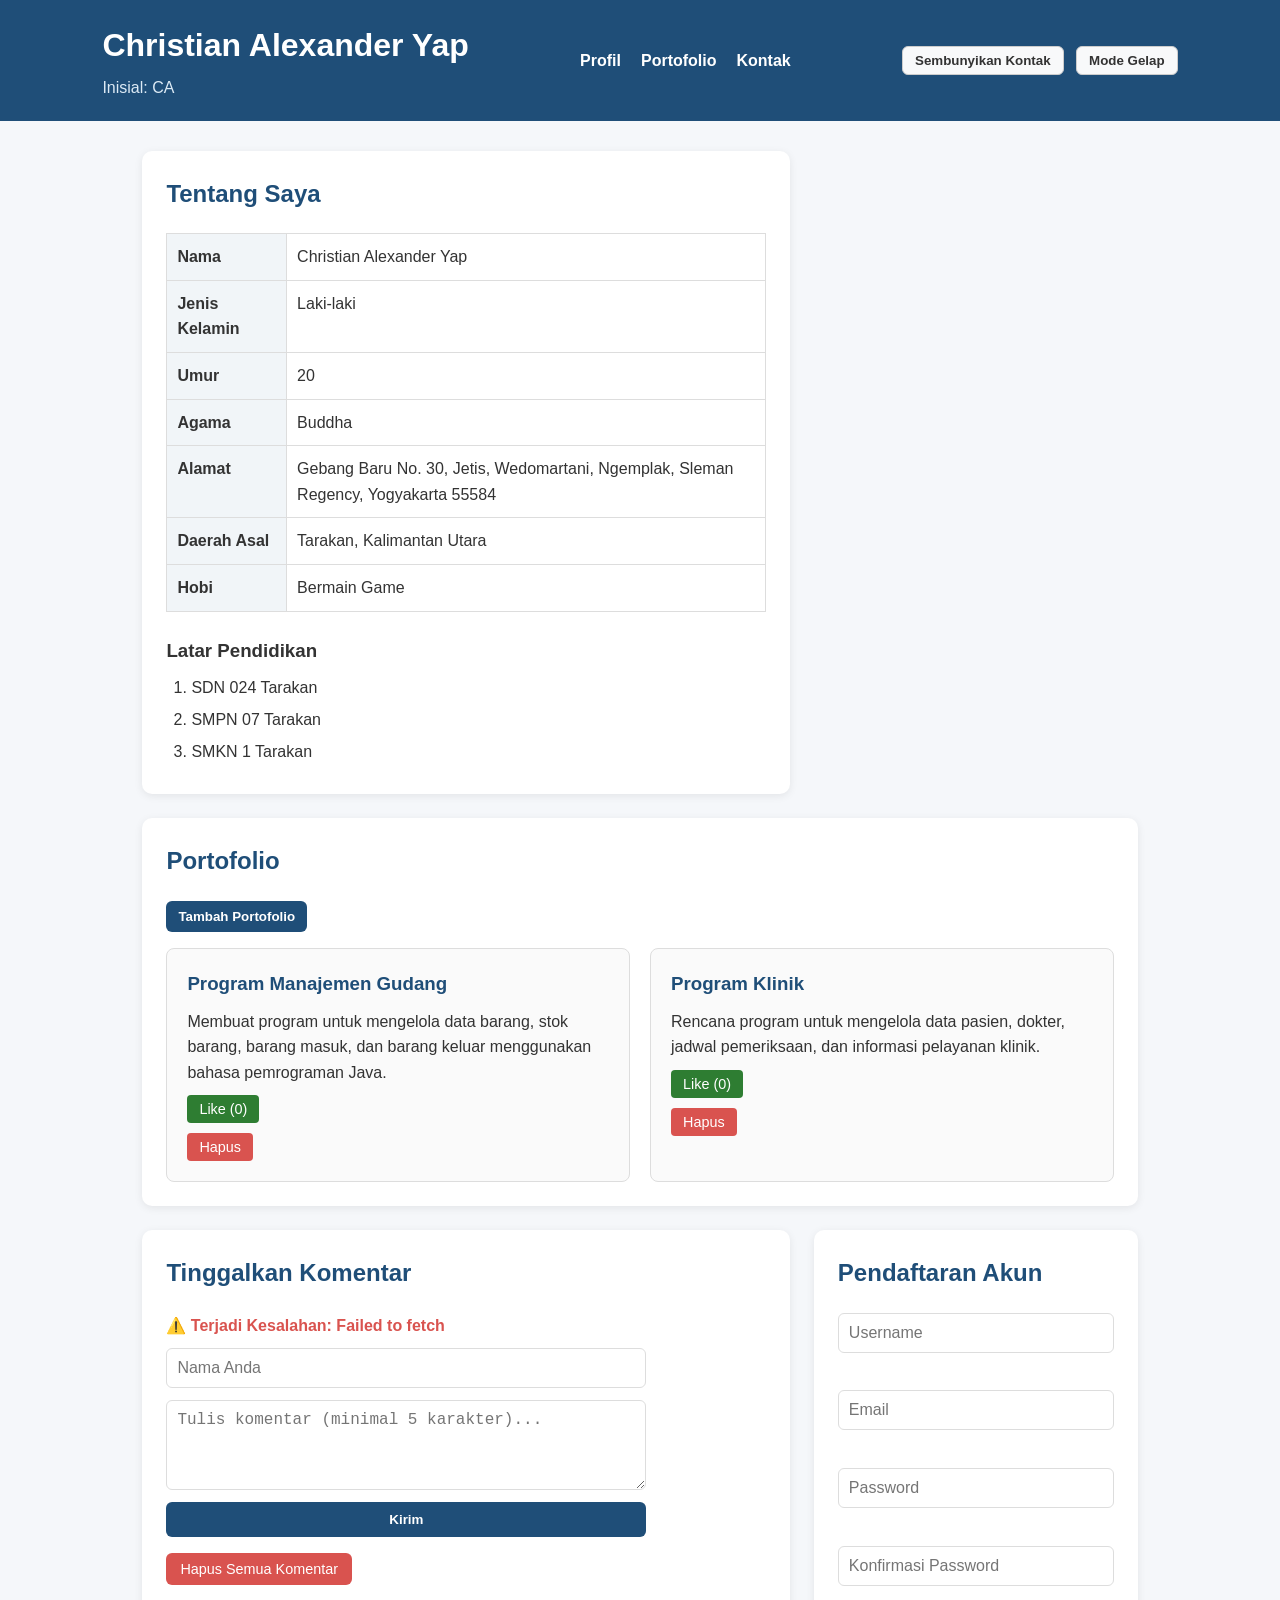
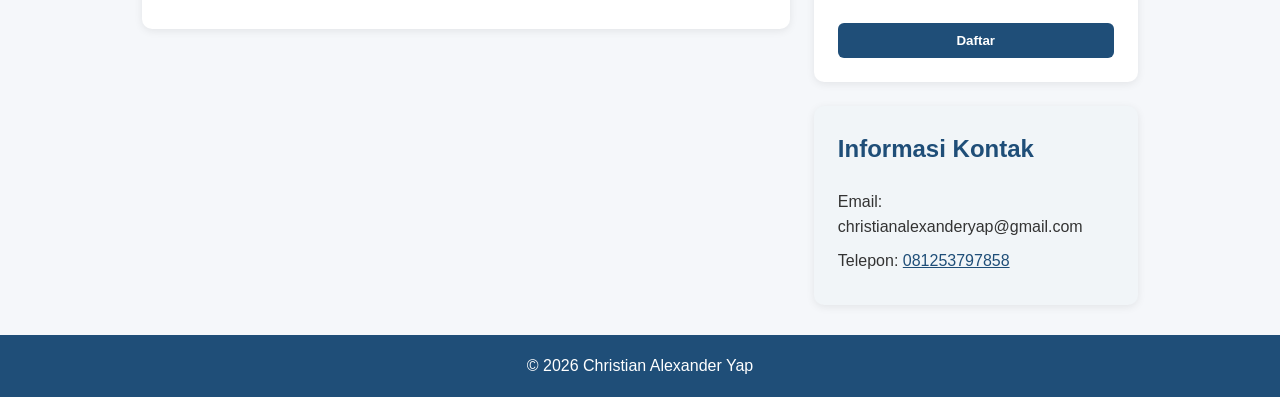
<file: index.html>
<!DOCTYPE html>
<html lang="id">

<head>
    <meta charset="UTF-8">
    <title>Profil Christian Alexander Yap</title>
    <link rel="stylesheet" href="style.css">
</head>

<body>

    <!-- Header Website dengan Navigasi dan Tombol Kontrol -->
    <header>
        <div class="identitas">
            <h1>Christian Alexander Yap</h1>
            <p>Inisial: CA</p>
        </div>

        <nav>
            <ul>
                <li><a href="#profil">Profil</a></li>
                <li><a href="#portofolio">Portofolio</a></li>
                <li><a href="#kontak">Kontak</a></li>
            </ul>
        </nav>

        <div>
            <button id="btn-toggle-aside" style="margin-right: 8px; padding: 6px 12px; 
			cursor: pointer;">Sembunyikan Kontak</button>
            <button id="btn-tema" style="padding: 6px 12px; cursor: pointer;">Mode Gelap</button>
        </div>
    </header>

    <main>
        <!-- Bagian Profil / Tentang Saya -->
        <section id="profil" class="profil">
            <h2>Tentang Saya</h2>

            <table>
                <tr>
                    <th>Nama</th>
                    <td>Christian Alexander Yap</td>
                </tr>
                <tr>
                    <th>Jenis Kelamin</th>
                    <td>Laki-laki</td>
                </tr>
                <tr>
                    <th>Umur</th>
                    <td>20</td>
                </tr>
                <tr>
                    <th>Agama</th>
                    <td>Buddha</td>
                </tr>
                <tr>
                    <th>Alamat</th>
                    <td>Gebang Baru No. 30, Jetis, Wedomartani, Ngemplak, Sleman Regency, Yogyakarta 55584</td>
                </tr>
                <tr>
                    <th>Daerah Asal</th>
                    <td>Tarakan, Kalimantan Utara</td>
                </tr>
                <tr>
                    <th>Hobi</th>
                    <td>Bermain Game</td>
                </tr>
            </table>

            <h3>Latar Pendidikan</h3>
            <ol>
                <li>SDN 024 Tarakan</li>
                <li>SMPN 07 Tarakan</li>
                <li>SMKN 1 Tarakan</li>
            </ol>
        </section>

        <!-- Bagian Portofolio Dinamis -->
        <section id="portofolio" class="portofolio">
            <h2>Portofolio</h2>
            <button id="btn-tambah" style="margin-bottom: 16px; padding: 8px 12px; cursor: pointer;">Tambah
                Portofolio</button>
            <div class="daftar-artikel"></div>
        </section>

        <!-- Bagian Komentar Pengunjung -->
		<section id="komentar" class="komentar-section">
			<h2>Tinggalkan Komentar</h2>

			<!-- Tempat menampilkan pesan error validasi / fetch langsung di halaman -->
			<div id="error-pesan" style="color: #d9534f; margin-bottom: 10px; font-weight: bold; display: none;"></div>

			<form id="form-komentar">
				<input type="text" id="input-nama" placeholder="Nama Anda" required>
				<textarea id="input-pesan" placeholder="Tulis komentar (minimal 5 karakter)..." required></textarea>
				<button type="submit">Kirim</button>
			</form>

			<div style="margin-top: 16px;">
				<button id="btn-hapus-semua" class="btn-hapus-semua">Hapus Semua Komentar</button>
			</div>

			<!-- Indikator Loading Spinner CSS -->
			<div id="loading-komentar" class="loading-container" style="display: none;">
				<div class="spinner"></div>
				<p>Memuat komentar dari server...</p>
			</div>

			<ul id="daftar-komentar" style="margin-top: 20px; list-style: none; padding: 0;"></ul>
		</section>

        <section id="pendaftaran">
            <h2>Pendaftaran Akun</h2>
            <form id="form-daftar">
                <input type="text" id="username" placeholder="Username" required minlength="4">
                <span class="pesan-error" id="error-username"></span>

                <input type="email" id="email" placeholder="Email" required>
                <span class="pesan-error" id="error-email"></span>

                <input type="password" id="password" placeholder="Password" required minlength="8">
                <span class="pesan-error" id="error-password"></span>

                <input type="password" id="konfirmasi" placeholder="Konfirmasi Password" required>
                <span class="pesan-error" id="error-konfirmasi"></span>

                <button type="submit">Daftar</button>
            </form>
        </section>

        <!-- Informasi Kontak (Sidebar) -->
        <aside id="kontak">
            <h2>Informasi Kontak</h2>
            <p>Email: christianalexanderyap@gmail.com</p>
            <p>Telepon: <a href="https://wa.me/6281253797858">081253797858</a></p>
        </aside>
    </main>

    <footer>
        <p>&copy; 2026 Christian Alexander Yap</p>
    </footer>

    <script src="script.js"></script>
</body>

</html>
</file>
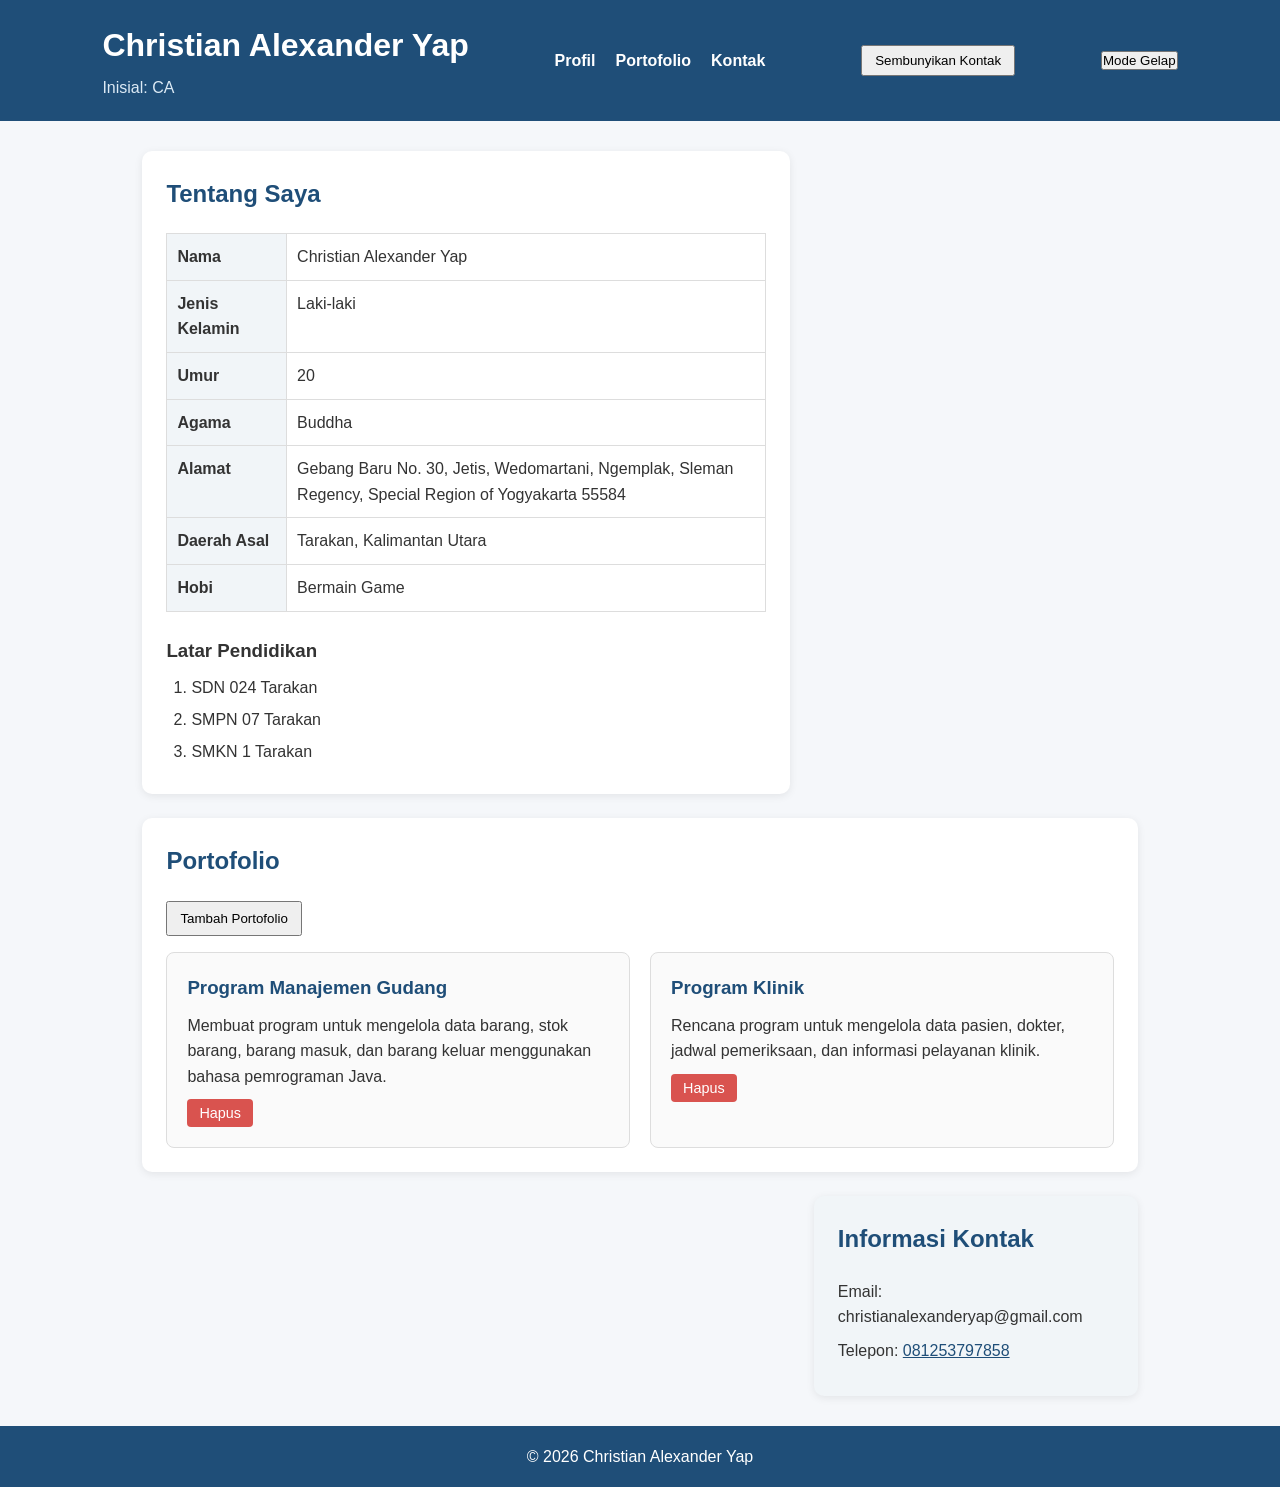
<file: JS_DOM/index.html>
<!DOCTYPE html>
<html lang="id">

<head>
    <meta charset="UTF-8">
    <title>Profil Christian Alexander Yap</title>
    <link rel="stylesheet" href="style.css">
</head>

<body>

    <header>
        <div class="identitas">
            <h1>Christian Alexander Yap</h1>
            <p>Inisial: CA</p>
        </div>

        <nav>
            <ul>
                <li><a href="#profil">Profil</a></li>
                <li><a href="#portofolio">Portofolio</a></li>
                <li><a href="#kontak">Kontak</a></li>
            </ul>
        </nav>
		<button id="btn-toggle-aside" style="margin-left: 10px; padding: 6px 12px; cursor: 
		pointer;">Sembunyikan Kontak</button>
        <button id="btn-tema">Mode Gelap</button>                                                                                                                                                                          																																																												
    </header>

    <main>

        <section id="profil" class="profil">
            <h2>Tentang Saya</h2>

            <table>
                <tr>
                    <th>Nama</th>
                    <td>Christian Alexander Yap</td>
                </tr>
                <tr>
                    <th>Jenis Kelamin</th>
                    <td>Laki-laki</td>
                </tr>
                <tr>
                    <th>Umur</th>
                    <td>20</td>
                </tr>
                <tr>
                    <th>Agama</th>
                    <td>Buddha</td>
                </tr>
                <tr>
                    <th>Alamat</th>
                    <td>
                        Gebang Baru No. 30, Jetis, Wedomartani,
                        Ngemplak, Sleman Regency,
                        Special Region of Yogyakarta 55584
                    </td>
                </tr>
                <tr>
                    <th>Daerah Asal</th>
                    <td>Tarakan, Kalimantan Utara</td>
                </tr>
                <tr>
                    <th>Hobi</th>
                    <td>Bermain Game</td>
                </tr>
            </table>

            <h3>Latar Pendidikan</h3>
            <ol>
                <li>SDN 024 Tarakan</li>
                <li>SMPN 07 Tarakan</li>
                <li>SMKN 1 Tarakan</li>
            </ol>
        </section>


        <section id="portofolio" class="portofolio">
            <h2>Portofolio</h2>

            <!-- Tombol Tambah Portofolio Dinamis -->
            <button id="btn-tambah" style="margin-bottom: 16px; padding: 8px 12px; cursor: pointer;">Tambah Portofolio</button>

            <!-- Container kosong tempat artikel akan dirender oleh JavaScript -->
            <div class="daftar-artikel"></div>
        </section>


        <aside id="kontak">
            <h2>Informasi Kontak</h2>
            <p>Email: christianalexanderyap@gmail.com</p>
            <p>
                Telepon:
                <a href="https://wa.me/6281253797858">081253797858</a>
            </p>
        </aside>

    </main>


    <footer>
        <p>&copy; 2026 Christian Alexander Yap</p>
    </footer>

    <script src="script.js"></script>
</body>

</html>
</file>
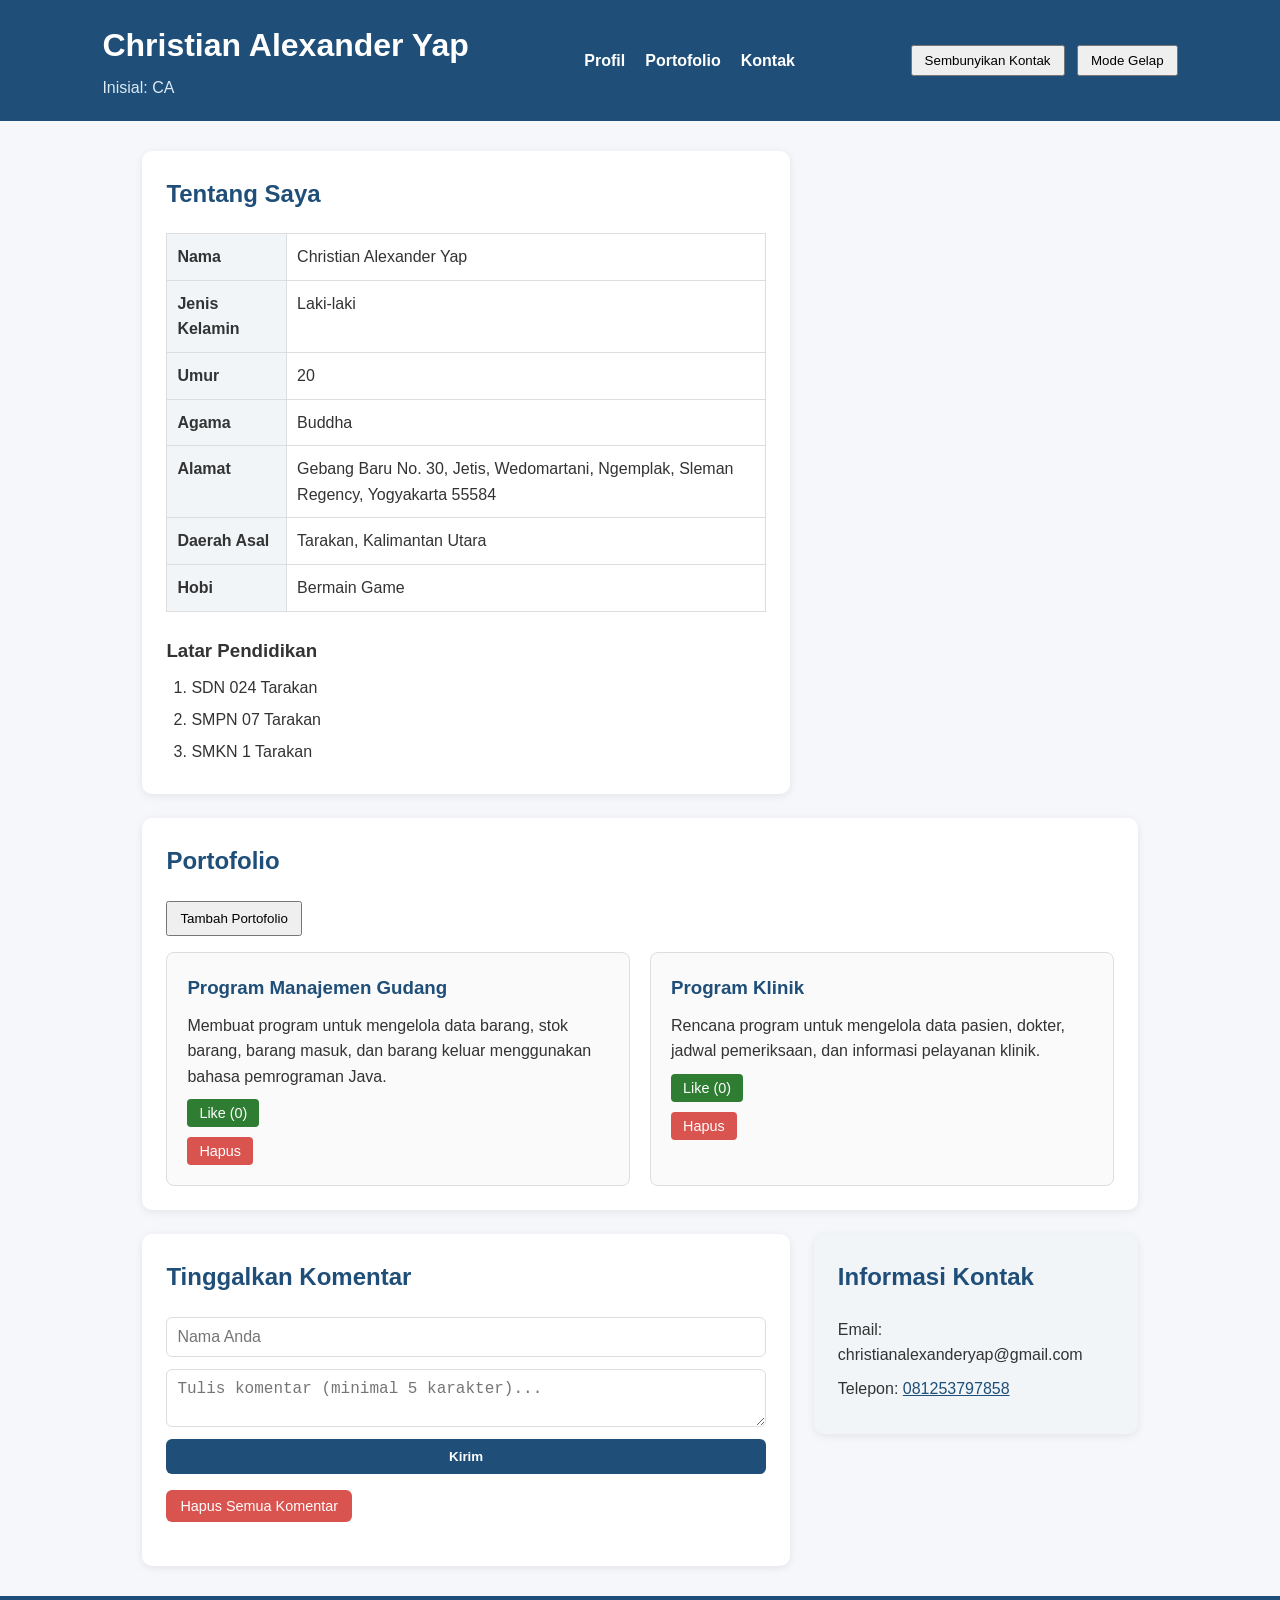
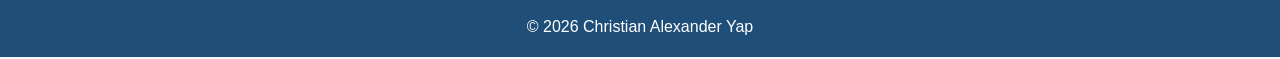
<file: JS_EventHandle/index.html>
<!DOCTYPE html>
<html lang="id">

<head>
    <meta charset="UTF-8">
    <title>Profil Christian Alexander Yap</title>
    <link rel="stylesheet" href="style.css">
</head>

<body>

    <!-- Header Website dengan Navigasi dan Tombol Kontrol -->
    <header>
        <div class="identitas">
            <h1>Christian Alexander Yap</h1>
            <p>Inisial: CA</p>
        </div>

        <nav>
            <ul>
                <li><a href="#profil">Profil</a></li>
                <li><a href="#portofolio">Portofolio</a></li>
                <li><a href="#kontak">Kontak</a></li>
            </ul>
        </nav>

        <div>
            <button id="btn-toggle-aside" style="margin-right: 8px; padding: 6px 12px; 
			cursor: pointer;">Sembunyikan Kontak</button>
            <button id="btn-tema" style="padding: 6px 12px; cursor: pointer;">Mode Gelap</button>
        </div>
    </header>

    <main>
        <!-- Bagian Profil / Tentang Saya -->
        <section id="profil" class="profil">
            <h2>Tentang Saya</h2>

            <table>
                <tr>
                    <th>Nama</th>
                    <td>Christian Alexander Yap</td>
                </tr>
                <tr>
                    <th>Jenis Kelamin</th>
                    <td>Laki-laki</td>
                </tr>
                <tr>
                    <th>Umur</th>
                    <td>20</td>
                </tr>
                <tr>
                    <th>Agama</th>
                    <td>Buddha</td>
                </tr>
                <tr>
                    <th>Alamat</th>
                    <td>Gebang Baru No. 30, Jetis, Wedomartani, Ngemplak, Sleman Regency, Yogyakarta 55584</td>
                </tr>
                <tr>
                    <th>Daerah Asal</th>
                    <td>Tarakan, Kalimantan Utara</td>
                </tr>
                <tr>
                    <th>Hobi</th>
                    <td>Bermain Game</td>
                </tr>
            </table>

            <h3>Latar Pendidikan</h3>
            <ol>
                <li>SDN 024 Tarakan</li>
                <li>SMPN 07 Tarakan</li>
                <li>SMKN 1 Tarakan</li>
            </ol>
        </section>

        <!-- Bagian Portofolio Dinamis -->
        <section id="portofolio" class="portofolio">
            <h2>Portofolio</h2>
            <button id="btn-tambah" style="margin-bottom: 16px; padding: 8px 12px; cursor: pointer;">Tambah Portofolio</button>
            <div class="daftar-artikel"></div>
        </section>

        <!-- Bagian Komentar Pengunjung -->
        <section id="komentar" class="komentar-section">
            <h2>Tinggalkan Komentar</h2>
            
            <!-- Tempat menampilkan pesan error validasi langsung di halaman -->
            <div id="error-pesan" style="color: #d9534f; margin-bottom: 10px; font-weight: bold; display: none;"></div>
            
            <form id="form-komentar">
                <input type="text" id="input-nama" placeholder="Nama Anda" required>
                <textarea id="input-pesan" placeholder="Tulis komentar (minimal 5 karakter)..." required></textarea>
                <button type="submit">Kirim</button>
            </form>

            <div style="margin-top: 16px;">
                <button id="btn-hapus-semua" class="btn-hapus-semua">Hapus Semua Komentar</button>
            </div>

            <ul id="daftar-komentar" style="margin-top: 20px; list-style: none; padding: 0;"></ul>
        </section>

        <!-- Informasi Kontak (Sidebar) -->
        <aside id="kontak">
            <h2>Informasi Kontak</h2>
            <p>Email: christianalexanderyap@gmail.com</p>
            <p>Telepon: <a href="https://wa.me/6281253797858">081253797858</a></p>
        </aside>
    </main>

    <footer>
        <p>&copy; 2026 Christian Alexander Yap</p>
    </footer>

    <script src="script.js"></script>
</body>

</html>
</file>
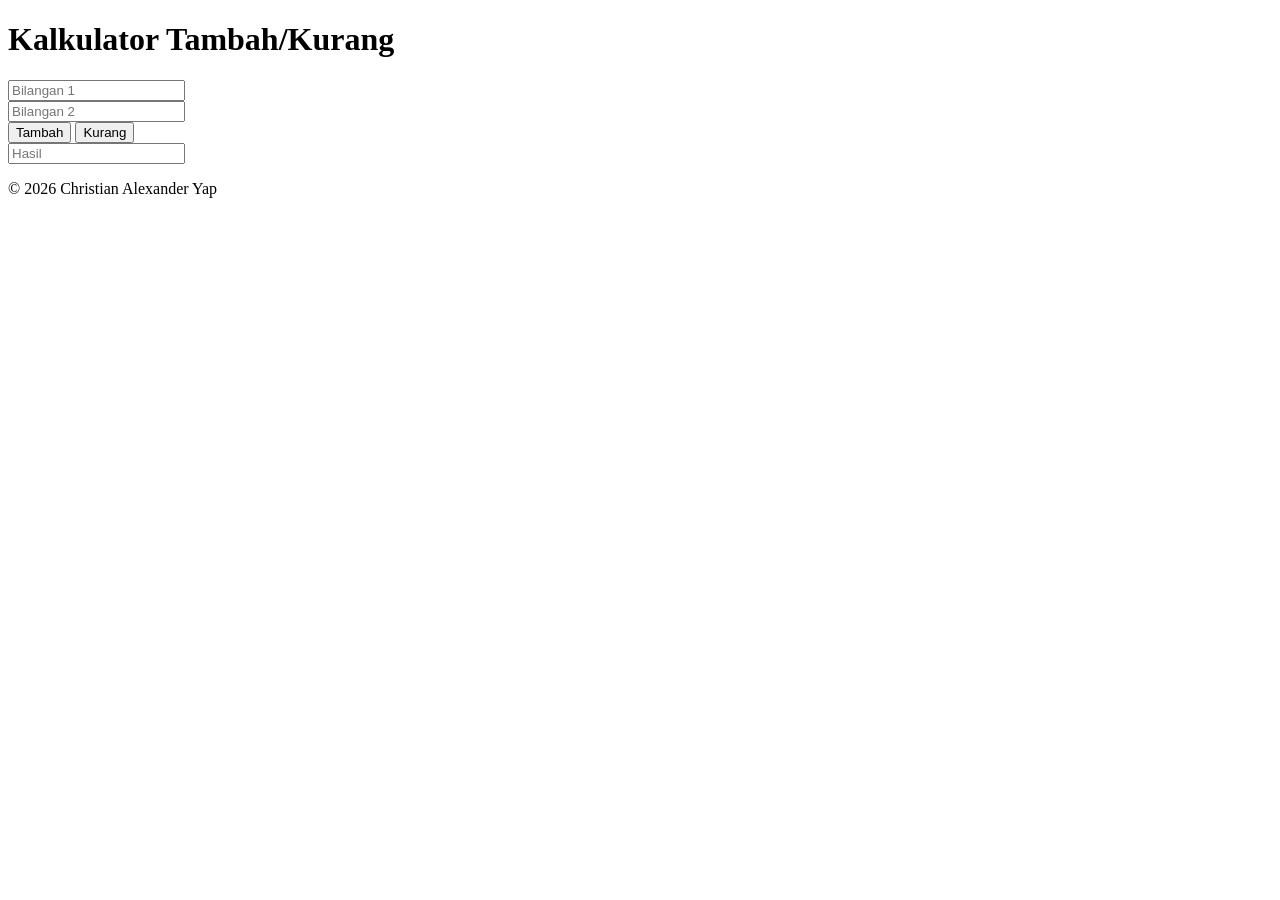
<file: kalkulator.html>
<!DOCTYPE html>

<html lang="id">

<head>
    <meta charset="UTF-8">
    <title>Kalkulator Sederhana</title>
</head>

<body>

    <header>
        <h1>Kalkulator Tambah/Kurang</h1>
    </header>

    <main>

        <input type="number" id="bilanganPertama" placeholder="Bilangan 1">
        <br>

        <input type="number" id="bilanganKedua" placeholder="Bilangan 2">
        <br>

        <button onclick="tambah()">Tambah</button>
        <button onclick="kurang()">Kurang</button>
        <br>

        <input id="Hasil" placeholder="Hasil" readonly>

        <script>

            function tambah() {

                let a = document.getElementById("bilanganPertama").value;
                let b = document.getElementById("bilanganKedua").value;

                if (a === "" || b === "") {
                    document.getElementById("Hasil").value = "Input tidak boleh kosong";
                    return;
                }

                if (a === 0 || b === 0) {
                    document.getElementById("Hasil").value = "Bilangan tidak boleh 0";
                    return;
                }

                let c = a + b;

                document.getElementById("Hasil").value = c;
            }


            function kurang() {

                let a = document.getElementById("bilanganPertama").value;
                let b = document.getElementById("bilanganKedua").value;

                if (a === "" || b === "") {
                    document.getElementById("Hasil").value = "Input tidak boleh kosong";
                    return;
                }

                if (a === 0 || b === 0) {
                    document.getElementById("Hasil").value = "Bilangan tidak boleh 0";
                    return;
                }

                let c = a - b;

                document.getElementById("Hasil").value = c;
            }

        </script>

    </main>

    <footer>
        <p>&copy; 2026 Christian Alexander Yap</p>
    </footer>

</body>

</html>
</file>
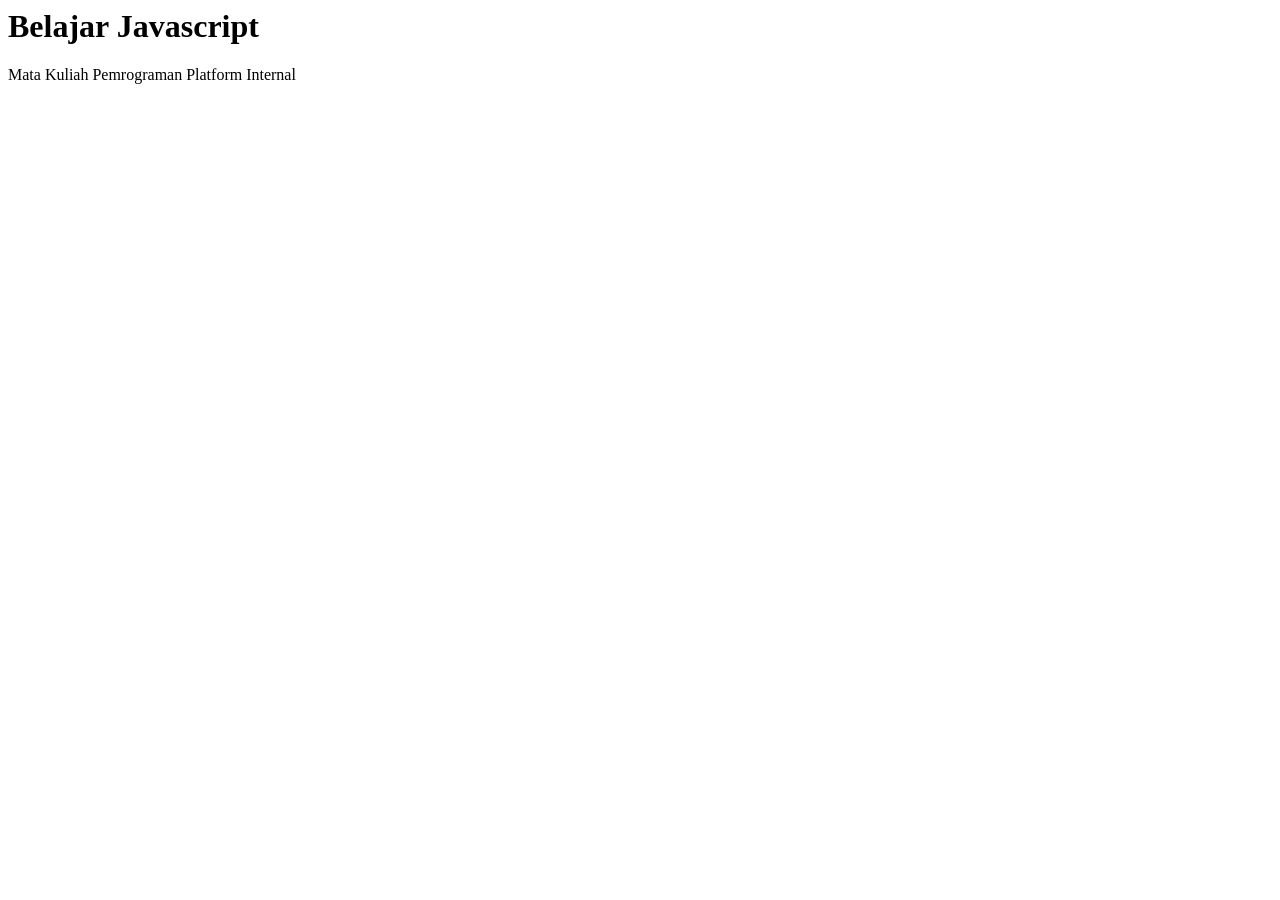
<file: latihan1.html>
<html>
<head>
	<title>Belajar Javascript Platform</title>
	</head>
<body>
	<h1>Belajar Javascript</h1>
	<div id="nama"></div>
	<script>
	document.getElementById("nama").innerHTML = "Mata Kuliah Pemrograman Platform Internal";
	</script>
</body>
</html>
</file>
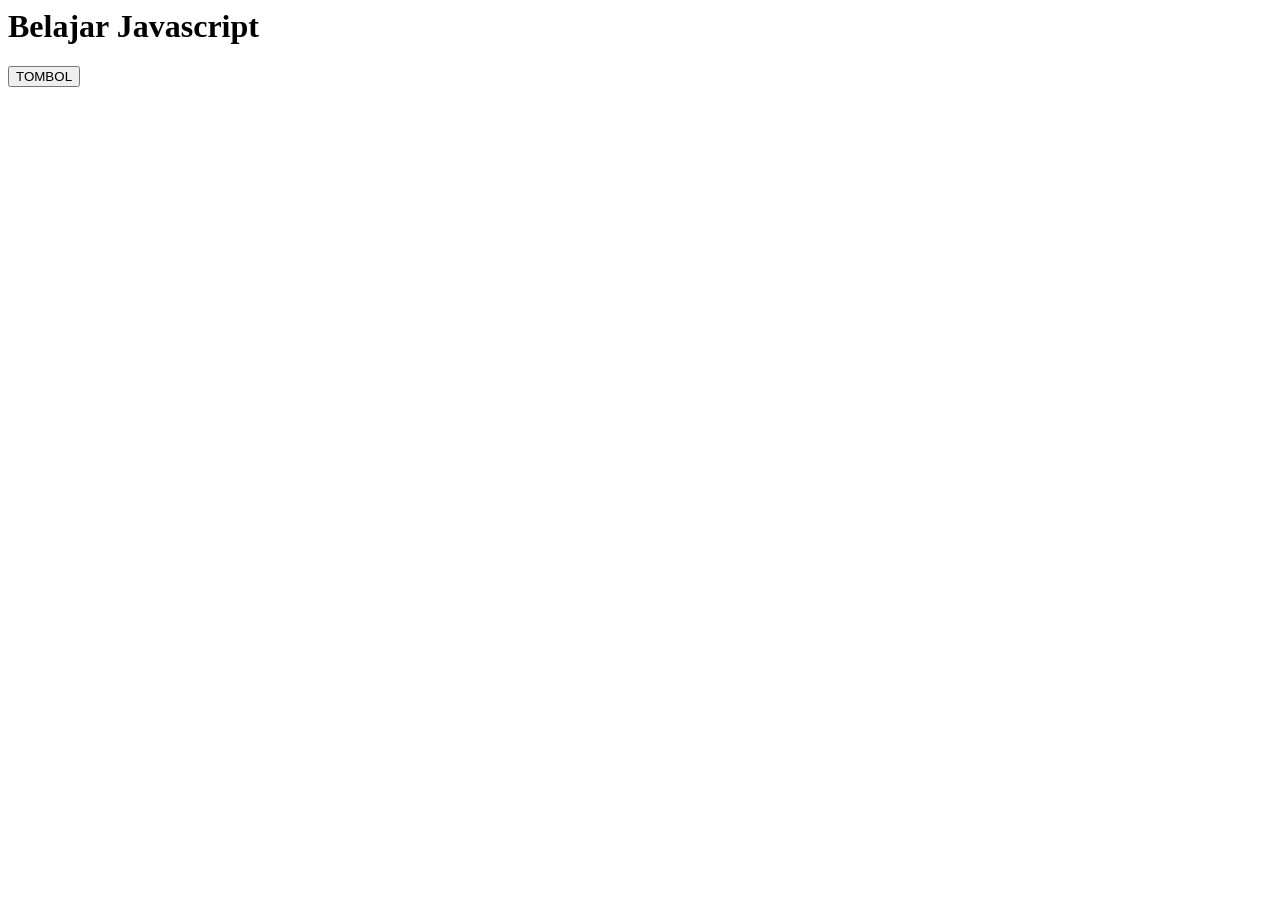
<file: latihan10.html>
<html>
<head>
	<title>Belajar Javascript Platform</title>
</head>
<body>
	<h1>Belajar Javascript</h1>
	<button onclick="perulangan()">TOMBOL</button>

	<!-- id hasil -->
	<div id="hasil"></div>
	<script>
		function perulangan() {
		var text = "";
		var x;
		for (x = 0; x <= 10; x++) {
		text += "Angka "+x+"<br>";
		}
		document.getElementById("hasil").innerHTML = text;
		}
	</script>
</body>
</html>
</file>
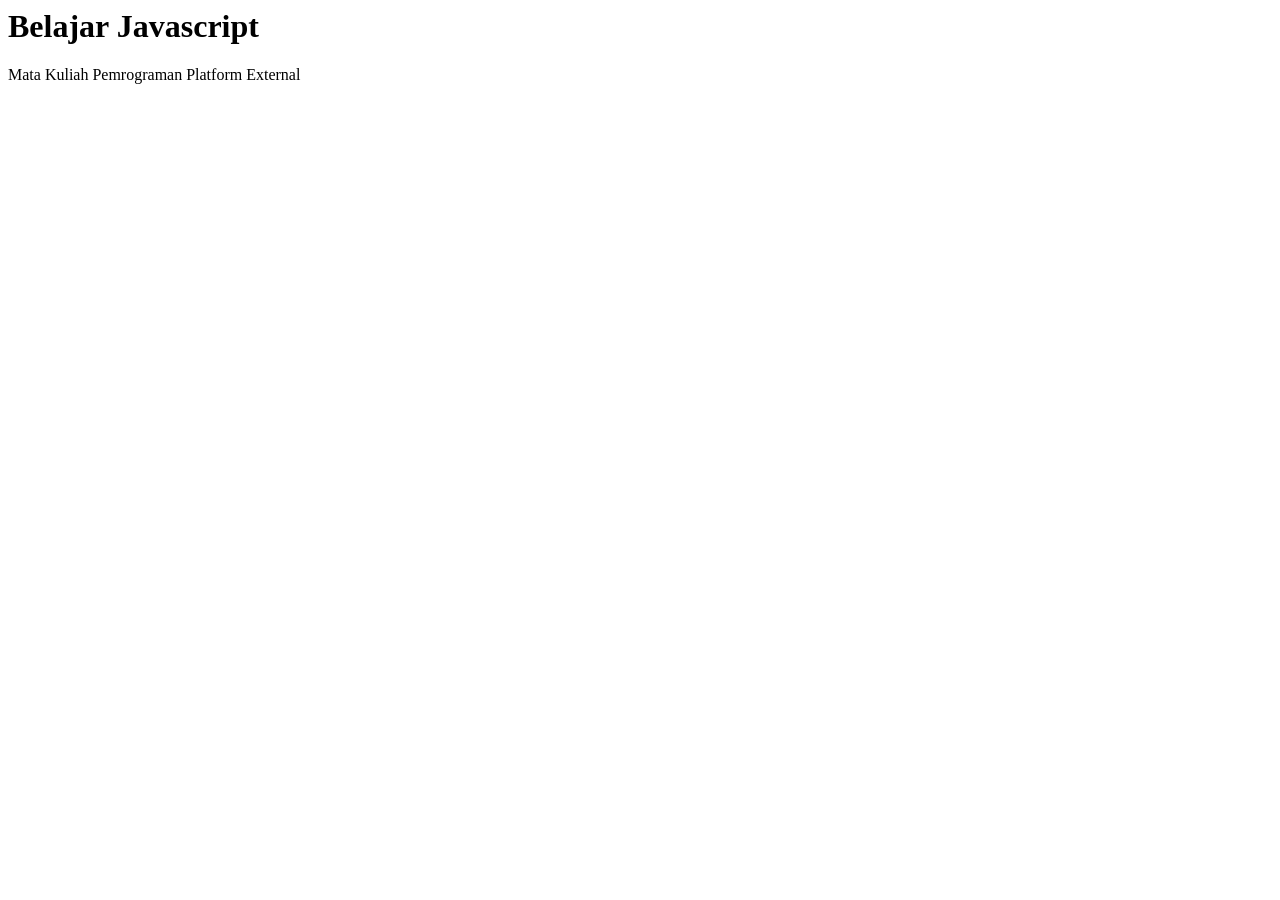
<file: latihan2.html>
<html>
<head>
	<title>Belajar Javascript Platform</title>
</head>
<body>
	<h1>Belajar Javascript</h1>
	<div id="nama"></div>
</body>
	<script type="text/javascript" src="belajar.js"></script>
</html>
</file>
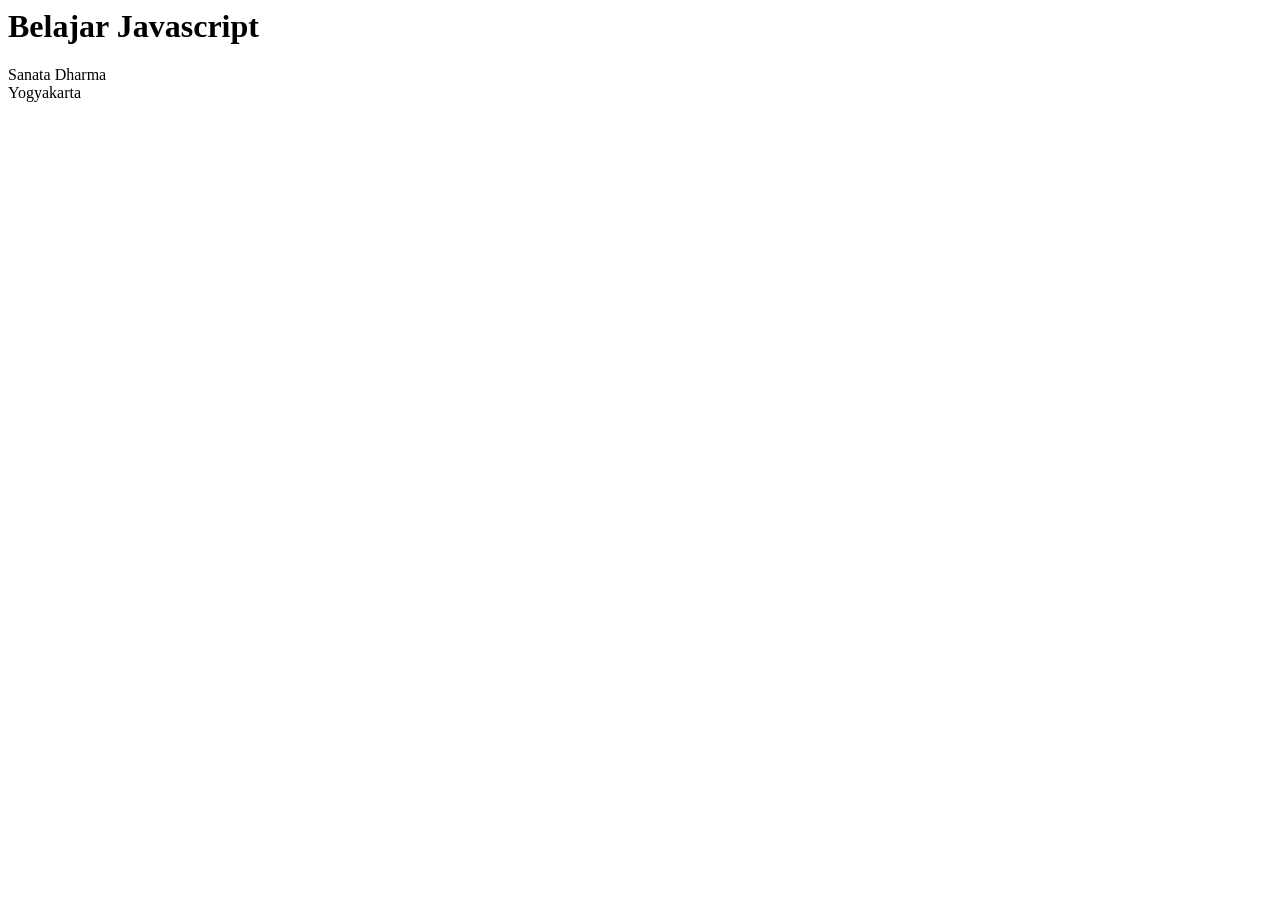
<file: latihan3.html>
<html>
<head>
	<title>Belajar Javascript Platform</title>
</head>
<body>
	<h1>Belajar Javascript</h1>
	<div id="nama"></div>
	<div id="alamat"></div>
	<script>
		var nama = "Sanata Dharma";
		var alamat = "Yogyakarta";
		document.getElementById("nama").innerHTML = nama;
		document.getElementById("alamat").innerHTML = alamat;
	</script>
</body>
</html>
</file>
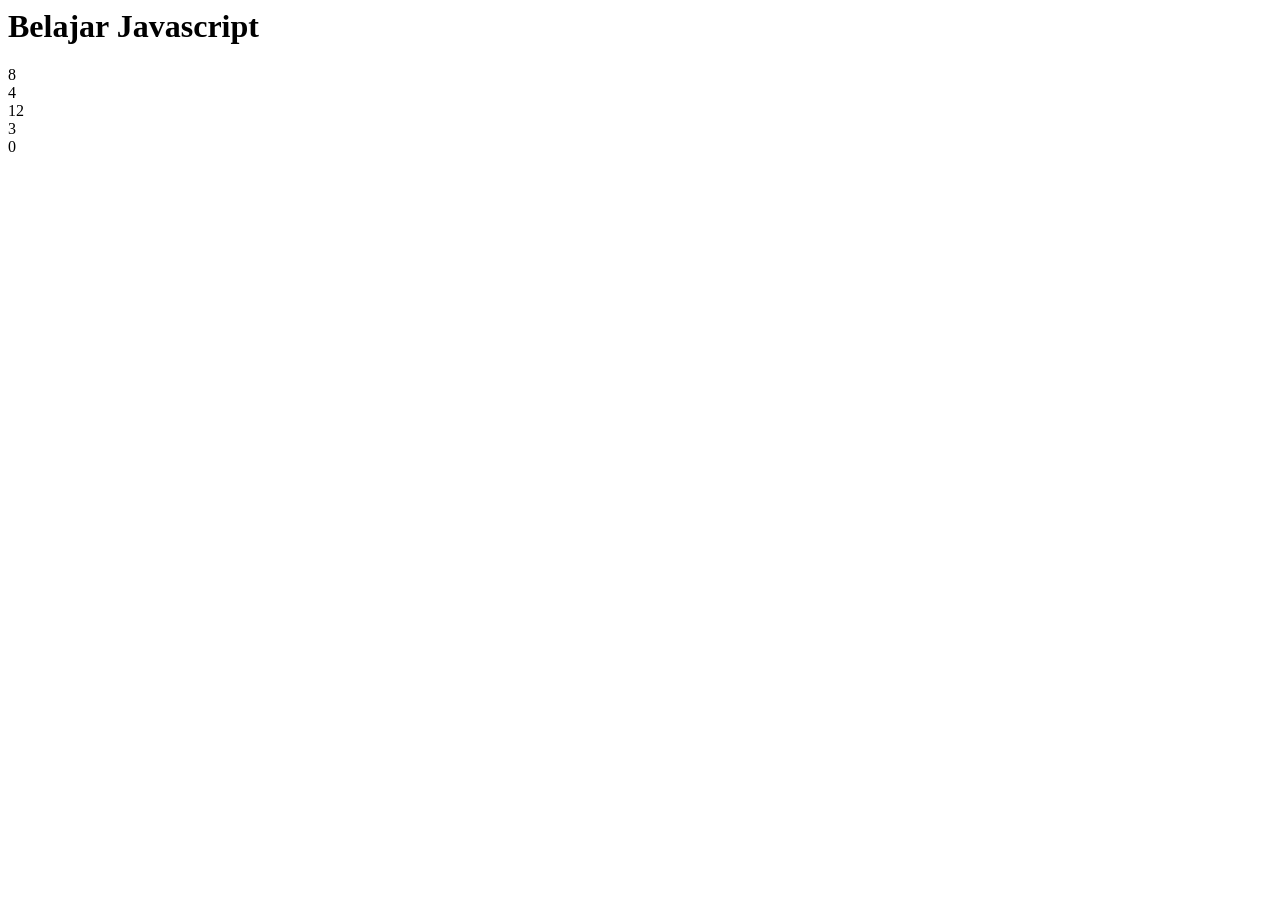
<file: latihan4.html>
<html>
	<head>
		<title>Belajar Javascript Platform</title>
	</head>
	<body>
		<h1>Belajar Javascript</h1>
		<div id="penjumlahan"></div>
		<div id="pengurangan"></div>
		<div id="perkalian"></div>
		<div id="pembagian"></div>
		<div id="modulus"></div>

		<script>
			var bilangan1 = 6;
			var bilangan2 = 2;

			var penjumlahan = bilangan1 + bilangan2;
			var pengurangan = bilangan1 - bilangan2;
			var perkalian = bilangan1 * bilangan2;
			var pembagian = bilangan1 / bilangan2;
			var modulus = bilangan1 % bilangan2;
		
			document.getElementById("penjumlahan").innerHTML = penjumlahan;
			document.getElementById("pengurangan").innerHTML = pengurangan;
			document.getElementById("perkalian").innerHTML = perkalian;
			document.getElementById("pembagian").innerHTML = pembagian;
			document.getElementById("modulus").innerHTML = modulus;

		</script>
	</body>
</html>
</file>
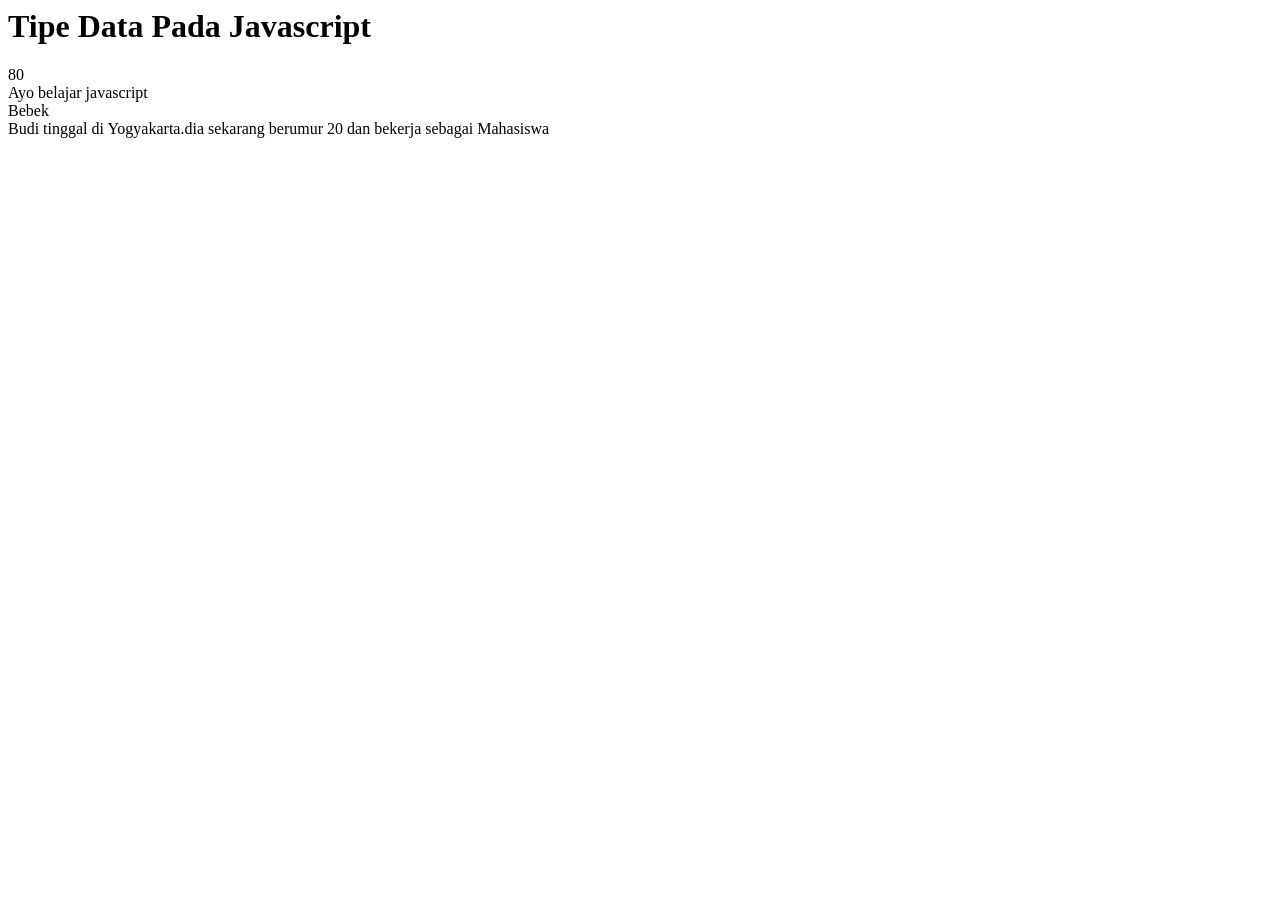
<file: latihan5.html>
<html>
<head>
	<title>Belajar Javascript Platform</title>
</head>
<body>
	<h1>Tipe Data Pada Javascript</h1>
	<!-- id hasil -->
	<div id="hasilangka"></div>
	<div id="hasilkalimat"></div>
	<div id="hasilhewan"></div>
	<div id="hasilmanusia"></div>
	<script>
		// tipe data Number
		var angka = 80;
		// tipe data string
		var kalimat = "Ayo belajar javascript";
		// tipe data Array
		var hewan =["Kambing", "Bebek", "Ayam"];
		// tipe data obyek
		var manusia = {
		nama : "Budi",
		alamat : "Yogyakarta",
		umur : 20,
		pekerjaan : "Mahasiswa"
	};
		document.getElementById("hasilangka").innerHTML = angka;
		document.getElementById("hasilkalimat").innerHTML = kalimat;
		document.getElementById("hasilhewan").innerHTML = hewan[1];
		document.getElementById("hasilmanusia").innerHTML = manusia.nama + " tinggal di " + manusia.alamat
		+ ".dia sekarang berumur "+ manusia.umur +" dan bekerja sebagai " + manusia.pekerjaan;
	</script>
</body>
</file>
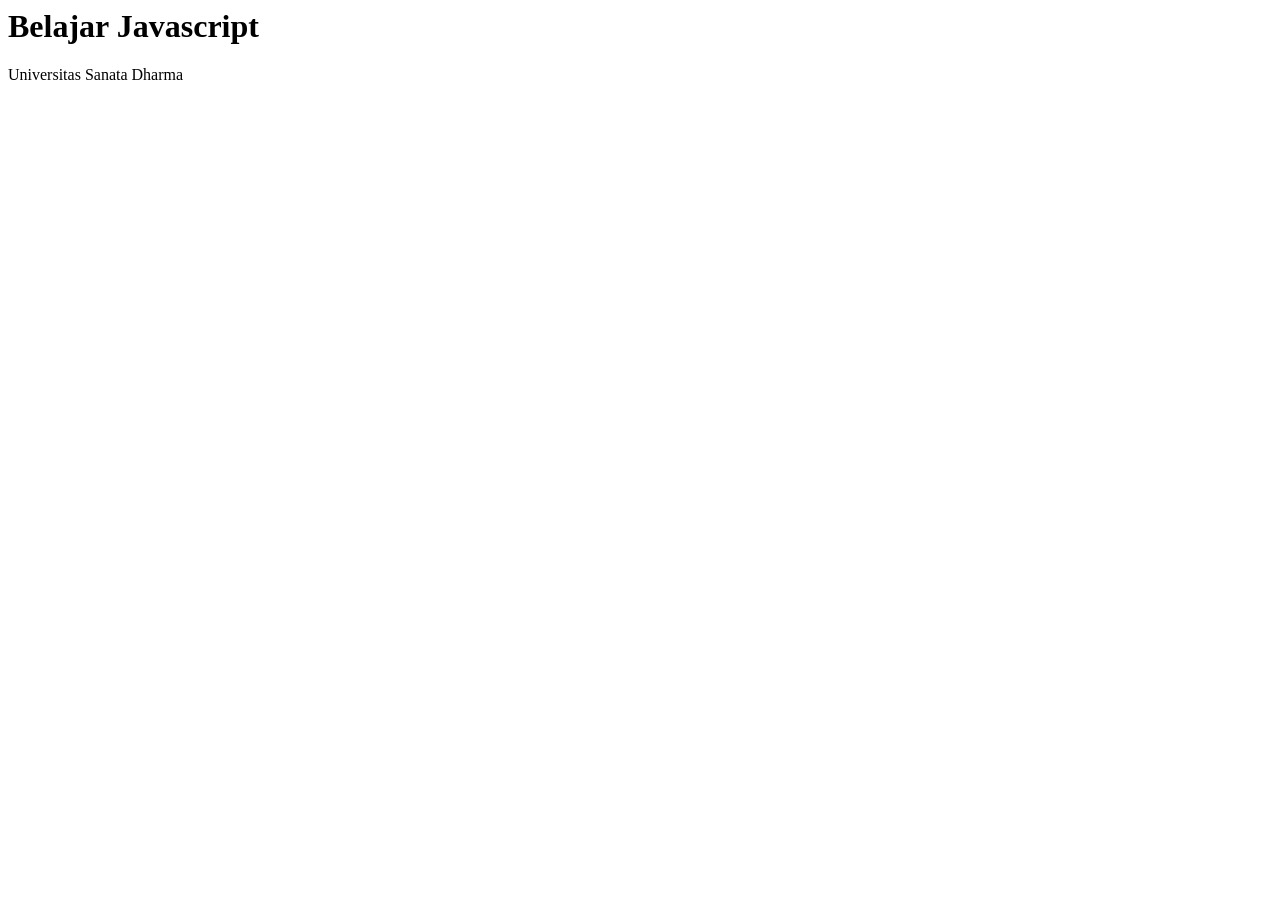
<file: latihan6.html>
<html>
<head>
	<title>Belajar Javascript Platform</title>
</head>
<body>
	<h1>Belajar Javascript</h1>
	<!-- id hasil -->
	<div id="hasil"></div>
	<script>
		// membuat function tampilkan_nama
		function tampilkan_nama(){
			return "Universitas Sanata Dharma";
		}
		document.getElementById("hasil").innerHTML = tampilkan_nama();
	</script>
</body>
</html>
</file>
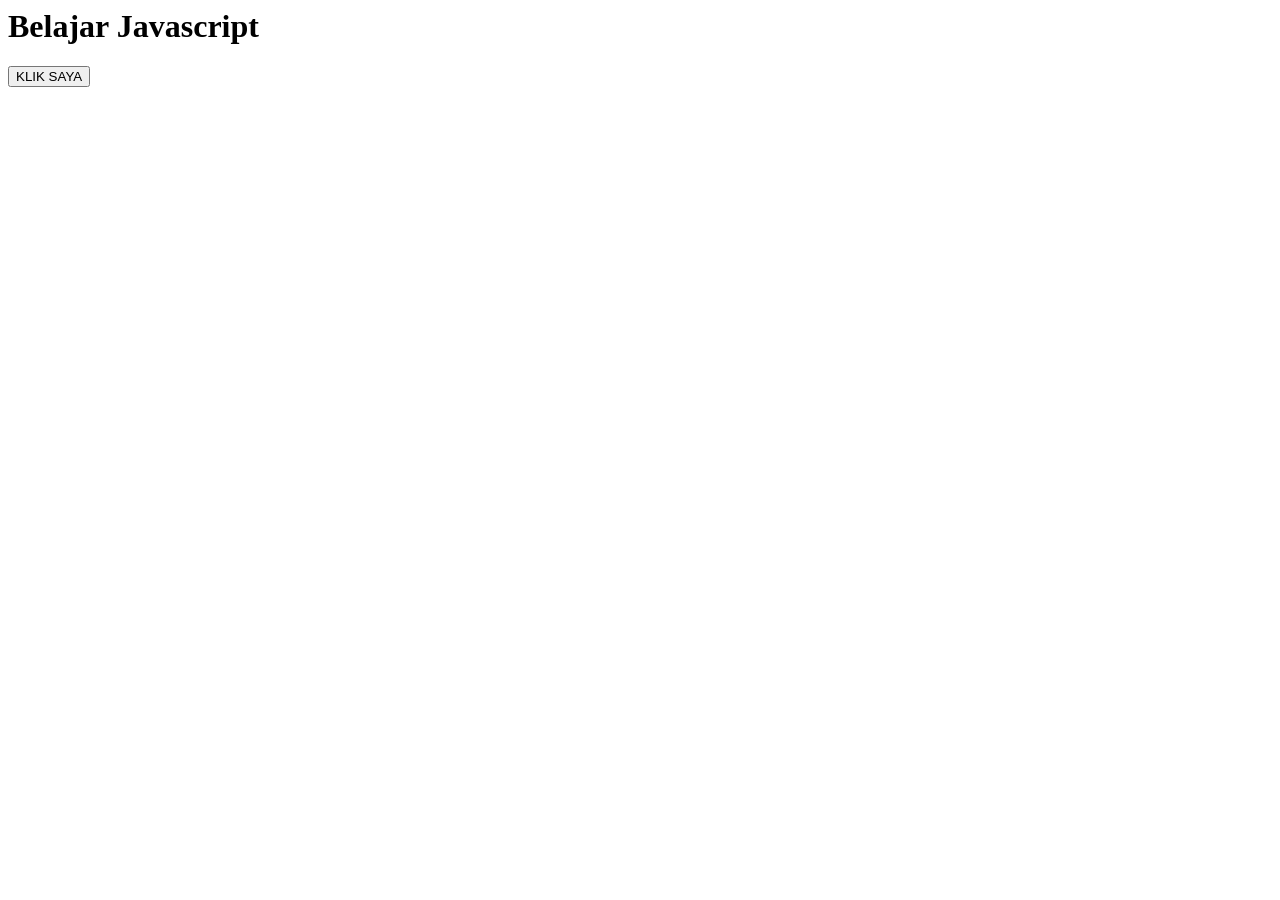
<file: latihan7.html>
<html>
<head>
	<title>Belajar Javascript Platform</title>
</head>
<body>
	<h1>Belajar Javascript</h1>
	<!-- memberikan event pada element tombol -->
	<button onclick="tampilkan_nama()">KLIK SAYA</button>
	<!-- id hasil -->
	<div id="hasil"></div>
	<script>
	// membuat function tampilkan_nama
		function tampilkan_nama(){
			document.getElementById("hasil").innerHTML ="<h3>Nama Saya Adalah Andi</h3>";
	}
	</script>
</body>
</html>
</file>
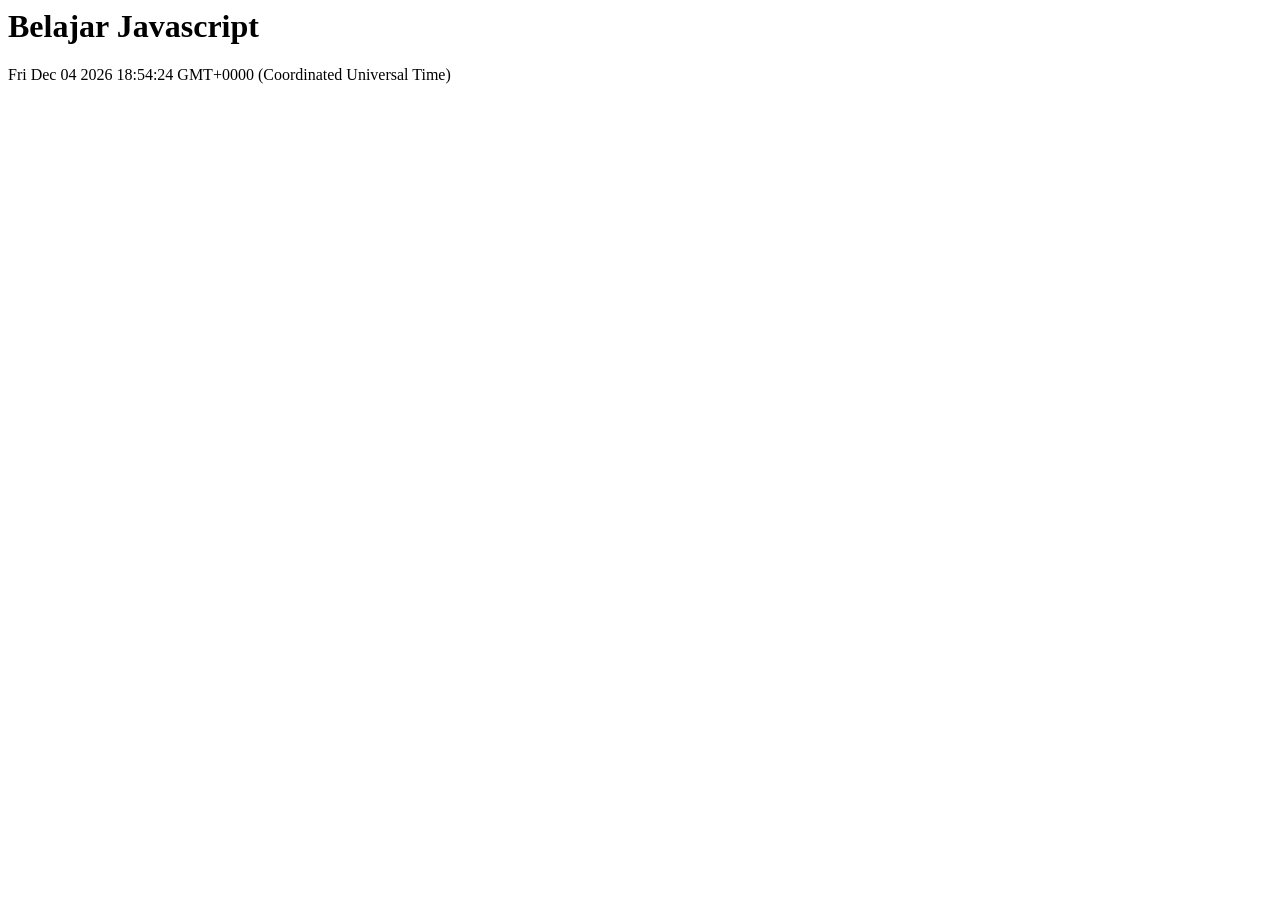
<file: latihan8.html>
<html>
<head>
	<title>Belajar Javascript Platform</title>
</head>
<body>
	<h1>Belajar Javascript</h1>

	<!-- id hasil -->
	<div id="hasil"></div>

	<script>
		var tanggal = new Date();

		document.getElementById("hasil").innerHTML = tanggal;
	</script>
</body>
</html>
</file>
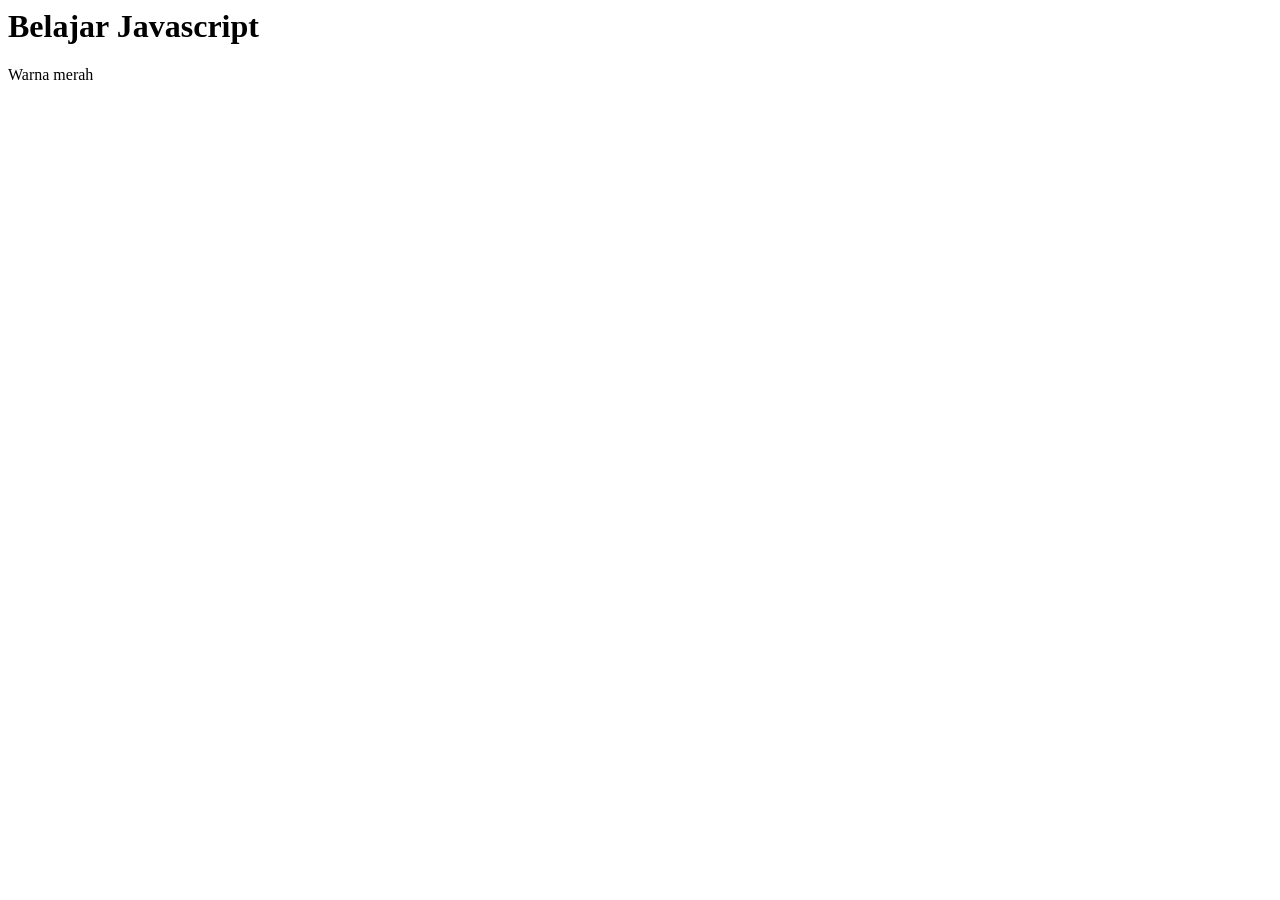
<file: latihan9.html>
<html>
<head>
	<title>Belajar Javascript Platform</title>
</head>
<body>
	<h1>Belajar Javascript</h1>

	<!-- id hasil -->
	<div id="hasil"></div>

	<script>
		var warna = "merah";
		switch (warna){
			case "hitam":
				teks = "warna hitam";
				break;
			case "merah":
				teks = "Warna merah";
				break;
			case "hijau":
				teks = "Warna hijau";
				break;
			default:
				teks = "Warna tidak terdeteksi";
			}
		document.getElementById("hasil").innerHTML = teks;
	</script>
</body>
</html>
</file>
<file: style.css>
* {
    margin: 0;
    padding: 0;
    box-sizing: border-box;
}

body {
    font-family: Arial, sans-serif;
    line-height: 1.6;
    background-color: #f5f7fa;
    color: #333333;
}

/* HEADER */
header {
    display: flex;
    justify-content: space-between;
    align-items: center;
    flex-wrap: wrap;
    gap: 16px;
    padding: 20px 8%;
    background-color: #1f4e78;
    color: white;
}

.identitas h1 {
    margin-bottom: 4px;
}

.identitas p {
    color: #dceaf5;
}

/* NAVIGASI */
header nav ul {
    display: flex;
    gap: 20px;
    list-style: none;
    flex-wrap: wrap;
}

header nav a {
    color: white;
    text-decoration: none;
    font-weight: bold;
}

header nav a:hover {
    text-decoration: underline;
}

/* MAIN & SECTION */
main {
    display: flex;
    flex-direction: column;
    gap: 24px;
    max-width: 1200px;
    margin: auto;
    padding: 30px 8%;
}

.profil,
.portofolio,
aside,
.komentar-section,
#pendaftaran {
    background-color: white;
    border-radius: 10px;
    padding: 24px;
    box-shadow: 0 2px 8px rgba(0, 0, 0, 0.08);
}

h2 {
    color: #1f4e78;
    margin-bottom: 20px;
}

h3 {
    margin-bottom: 10px;
}

/* TABEL PROFIL */
table {
    width: 100%;
    border-collapse: collapse;
    margin-bottom: 24px;
}

th,
td {
    border: 1px solid #dddddd;
    padding: 10px;
    text-align: left;
    vertical-align: top;
}

th {
    width: 20%;
    background-color: #f1f5f8;
}

/* PENDIDIKAN */
ol {
    padding-left: 25px;
}

ol li {
    margin-bottom: 6px;
}

/* PORTOFOLIO & ARTIKEL */
.daftar-artikel {
    display: grid;
    grid-template-columns: repeat(2, 1fr);
    gap: 20px;
    padding: 0;
}

.daftar-artikel article {
    border: 1px solid #dddddd;
    border-radius: 8px;
    padding: 20px;
    background-color: #fafafa;
    transition: transform 0.2s, box-shadow 0.2s;
}

.daftar-artikel article:hover {
    transform: translateY(-3px);
    box-shadow: 0 4px 10px rgba(0, 0, 0, 0.12);
}

.daftar-artikel a {
    color: #1f4e78;
    text-decoration: none;
}

.daftar-artikel a:hover {
    text-decoration: underline;
}

/* EFEK HOVER ARTIKEL */
.artikel-hover {
    background-color: #eef4fb !important;
}

/* TOMBOL UMUM & AKSI */
button {
    cursor: pointer;
    font-family: inherit;
    border-radius: 6px;
}

header button {
    padding: 6px 12px;
    border: 1px solid #cccccc;
    background-color: #f8f9fa;
    color: #333333;
    font-weight: bold;
}

header button:hover {
    background-color: #e2e6ea;
}

#btn-tambah {
    padding: 8px 12px;
    background-color: #1f4e78;
    color: white;
    border: none;
    font-weight: bold;
}

#btn-tambah:hover {
    background-color: #15395c;
}

/* TOMBOL LIKE & HAPUS ARTIKEL */
.btn-like {
    background-color: #2e7d32;
    color: white;
    border: none;
    padding: 6px 12px;
    border-radius: 4px;
    margin-top: 10px;
    margin-right: 6px;
    font-size: 0.9rem;
}

.btn-like:hover {
    background-color: #1b5e20;
}

.btn-hapus {
    background-color: #d9534f;
    color: white;
    border: none;
    padding: 6px 12px;
    border-radius: 4px;
    margin-top: 10px;
    font-size: 0.9rem;
}

.btn-hapus:hover {
    background-color: #c9302c;
}

/* FORM KOMENTAR & PENDAFTARAN */
#form-komentar,
#form-daftar {
    display: flex;
    flex-direction: column;
    gap: 12px;
    max-width: 480px;
}

#form-komentar input,
#form-komentar textarea,
#form-daftar input {
    padding: 10px;
    border: 1px solid #dddddd;
    border-radius: 6px;
    font-size: 1rem;
    width: 100%;
}

#form-komentar textarea {
    min-height: 90px;
    resize: vertical;
}

#form-komentar button[type="submit"],
#form-daftar button[type="submit"] {
    background-color: #1f4e78;
    color: white;
    border: none;
    padding: 10px 16px;
    border-radius: 6px;
    font-weight: bold;
    justify-self: start;
}

#form-komentar button[type="submit"]:hover,
#form-daftar button[type="submit"]:hover {
    background-color: #15395c;
}

.btn-hapus-semua {
    background-color: #d9534f;
    color: white;
    border: none;
    padding: 8px 14px;
    border-radius: 6px;
    font-size: 0.9rem;
}

.btn-hapus-semua:hover {
    background-color: #c9302c;
}

#daftar-komentar {
    list-style: none;
    padding: 0;
    margin-top: 20px;
}

#daftar-komentar li {
    background-color: #fafafa;
    border: 1px solid #dddddd;
    padding: 12px;
    border-radius: 6px;
    margin-bottom: 10px;
    display: flex;
    justify-content: space-between;
    align-items: center;
}

.btn-hapus-komentar {
    background-color: #d9534f;
    color: white;
    border: none;
    padding: 4px 8px;
    border-radius: 4px;
    cursor: pointer;
    font-size: 0.8rem;
}

.btn-hapus-komentar:hover {
    background-color: #c9302c;
}

/* VALIDASI INPUT */
#form-komentar input:valid,
#form-komentar textarea:valid,
#form-daftar input:valid {
    border-color: #5cb85c;
}

#form-komentar input:invalid:not(:placeholder-shown),
#form-komentar textarea:invalid:not(:placeholder-shown),
#form-daftar input:invalid:not(:placeholder-shown) {
    border-color: #d9534f;
}

.pesan-error {
    color: #d9534f;
    font-size: 0.85em;
    display: block;
    min-height: 1em;
}

/* KONTAK & FOOTER */
aside {
    background-color: #f1f5f8;
}

aside p {
    margin-bottom: 8px;
}

aside a {
    color: #1f4e78;
}

footer {
    padding: 18px 24px;
    text-align: center;
    background-color: #1f4e78;
    color: white;
}

/* RESPONSIVE LAYOUT (TABLET & DESKTOP) */
@media (min-width: 768px) {
    main {
        display: grid;
        grid-template-columns: 2fr 1fr;
        align-items: start;
    }

    .profil {
        grid-row: span 2;
    }

    .portofolio {
        grid-column: 1 / -1;
    }

    aside {
        grid-column: 2;
    }
}

@media (max-width: 600px) {
    header {
        padding: 20px;
    }

    main {
        padding: 20px;
    }

    .daftar-artikel {
        grid-template-columns: 1fr;
    }

    th {
        width: 30%;
    }
}

/* ===== DARK MODE STYLING ===== */
body.dark-mode {
    background-color: #1a1a1a;
    color: #f2f2f2;
}

body.dark-mode .profil,
body.dark-mode .portofolio,
body.dark-mode aside,
body.dark-mode .komentar-section,
body.dark-mode #pendaftaran {
    background-color: #2a2a2a;
    color: #f2f2f2;
}

body.dark-mode th {
    background-color: #333333;
    color: #f2f2f2;
    border-color: #444444;
}

body.dark-mode td,
body.dark-mode th {
    border-color: #444444;
}

body.dark-mode .daftar-artikel article {
    background-color: #333333;
    border-color: #444444;
}

body.dark-mode .artikel-hover {
    background-color: #383838 !important;
}

body.dark-mode #form-komentar input,
body.dark-mode #form-komentar textarea,
body.dark-mode #form-daftar input {
    background-color: #333333;
    color: #f2f2f2;
    border-color: #444444;
}

body.dark-mode #daftar-komentar li {
    background-color: #333333;
    border-color: #444444;
}

body.dark-mode header button {
    background-color: #333333;
    color: #f2f2f2;
    border-color: #555555;
}

body.dark-mode header button:hover {
    background-color: #444444;
}

/* ===== SPINNER LOADING CSS ===== */
.loading-container {
    display: flex;
    flex-direction: column;
    align-items: center;
    justify-content: center;
    padding: 20px 0;
    gap: 10px;
    color: #1f4e78;
    font-weight: bold;
}

.spinner {
    width: 36px;
    height: 36px;
    border: 4px solid #e2e6ea;
    border-top: 4px solid #1f4e78;
    border-radius: 50%;
    animation: spin 0.9s linear infinite;
}

@keyframes spin {
    0% { transform: rotate(0deg); }
    100% { transform: rotate(360deg); }
}

/* Penyesuaian Dark Mode untuk Spinner */
body.dark-mode .loading-container {
    color: #8ab4f8;
}

body.dark-mode .spinner {
    border-color: #444444;
    border-top-color: #8ab4f8;
}
</file>
<file: JS_DOM/style.css>
* {
    margin: 0;
    padding: 0;
    box-sizing: border-box;
}

body {
    font-family: Arial, sans-serif;
    line-height: 1.6;
    background-color: #f5f7fa;
    color: #333333;
}

/* HEADER */
header {
    display: flex;
    justify-content: space-between;
    align-items: center;
    flex-wrap: wrap;
    gap: 16px;
    padding: 20px 8%;
    background-color: #1f4e78;
    color: white;
}

.identitas h1 {
    margin-bottom: 4px;
}

.identitas p {
    color: #dceaf5;
}

/* NAVIGASI */
header nav ul {
    display: flex;
    gap: 20px;
    list-style: none;
    flex-wrap: wrap;
}

header nav a {
    color: white;
    text-decoration: none;
    font-weight: bold;
}

header nav a:hover {
    text-decoration: underline;
}

/* MAIN */
main {
    display: flex;
    flex-direction: column;
    gap: 24px;
    max-width: 1200px;
    margin: auto;
    padding: 30px 8%;
}

/* SECTION */
.profil,
.portofolio,
aside {
    background-color: white;
    border-radius: 10px;
    padding: 24px;
    box-shadow: 0 2px 8px rgba(0, 0, 0, 0.08);
}

h2 {
    color: #1f4e78;
    margin-bottom: 20px;
}

h3 {
    margin-bottom: 10px;
}

/* TABEL PROFIL */
table {
    width: 100%;
    border-collapse: collapse;
    margin-bottom: 24px;
}

th,
td {
    border: 1px solid #dddddd;
    padding: 10px;
    text-align: left;
    vertical-align: top;
}

th {
    width: 20%;
    background-color: #f1f5f8;
}

/* PENDIDIKAN */
ol {
    padding-left: 25px;
}

ol li {
    margin-bottom: 6px;
}

/* PORTOFOLIO */
.daftar-artikel {
    display: grid;
    grid-template-columns: repeat(2, 1fr);
    gap: 20px;
    padding: 0;
}

.daftar-artikel article {
    border: 1px solid #dddddd;
    border-radius: 8px;
    padding: 20px;
    background-color: #fafafa;
    transition: transform 0.2s, box-shadow 0.2s;
}

.daftar-artikel article:hover {
    transform: translateY(-3px);
    box-shadow: 0 4px 10px rgba(0, 0, 0, 0.12);
}

.daftar-artikel a {
    color: #1f4e78;
    text-decoration: none;
}

.daftar-artikel a:hover {
    text-decoration: underline;
}

/* KONTAK */
aside {
    background-color: #f1f5f8;
}

aside p {
    margin-bottom: 8px;
}

aside a {
    color: #1f4e78;
}

/* FOOTER */
footer {
    padding: 18px 24px;
    text-align: center;
    background-color: #1f4e78;
    color: white;
}

/* TABLET */
@media (min-width: 768px) {
    main {
        display: grid;
        grid-template-columns: 2fr 1fr;
        align-items: start;
    }

    .profil {
        grid-row: span 2;
    }

    .portofolio {
        grid-column: 1 / -1;
    }

    aside {
        grid-column: 2;
    }
}

/* DESKTOP */
@media (min-width: 992px) {
    main {
        grid-template-columns: 2fr 1fr;
    }

    .daftar-artikel {
        grid-template-columns: repeat(2, 1fr);
    }
}

/* LAYAR KECIL */
@media (max-width: 600px) {
    header {
        padding: 20px;
    }

    main {
        padding: 20px;
    }

    .daftar-artikel {
        grid-template-columns: 1fr;
    }

    header nav ul {
        gap: 12px;
    }

    th {
        width: 30%;
    }
}

/* GAYA UNTUK DARK MODE */
body.dark-mode {
    background-color: #1a1a1a;
    color: #f2f2f2;
}

body.dark-mode .profil,
body.dark-mode .portofolio,
body.dark-mode aside {
    background-color: #2a2a2a;
    color: #f2f2f2;
}

body.dark-mode th {
    background-color: #333333;
    color: #f2f2f2;
    border-color: #444444;
}

body.dark-mode td, 
body.dark-mode th {
    border-color: #444444;
}

body.dark-mode .daftar-artikel article {
    background-color: #333333;
    border-color: #444444;
}

/* GAYA TOMBOL HAPUS PADA ARTIKEL */
.btn-hapus {
    background-color: #d9534f;
    color: white;
    border: none;
    padding: 6px 12px;
    border-radius: 4px;
    cursor: pointer;
    margin-top: 10px;
    font-size: 0.9rem;
}

.btn-hapus:hover {
    background-color: #c9302c;
}
</file>
<file: JS_EventHandle/style.css>
* {
    margin: 0;
    padding: 0;
    box-sizing: border-box;
}

body {
    font-family: Arial, sans-serif;
    line-height: 1.6;
    background-color: #f5f7fa;
    color: #333333;
}

/* HEADER */
header {
    display: flex;
    justify-content: space-between;
    align-items: center;
    flex-wrap: wrap;
    gap: 16px;
    padding: 20px 8%;
    background-color: #1f4e78;
    color: white;
}

.identitas h1 {
    margin-bottom: 4px;
}

.identitas p {
    color: #dceaf5;
}

/* NAVIGASI */
header nav ul {
    display: flex;
    gap: 20px;
    list-style: none;
    flex-wrap: wrap;
}

header nav a {
    color: white;
    text-decoration: none;
    font-weight: bold;
}

header nav a:hover {
    text-decoration: underline;
}

/* MAIN & SECTION */
main {
    display: flex;
    flex-direction: column;
    gap: 24px;
    max-width: 1200px;
    margin: auto;
    padding: 30px 8%;
}

.profil,
.portofolio,
aside,
.komentar-section {
    background-color: white;
    border-radius: 10px;
    padding: 24px;
    box-shadow: 0 2px 8px rgba(0, 0, 0, 0.08);
}

h2 {
    color: #1f4e78;
    margin-bottom: 20px;
}

h3 {
    margin-bottom: 10px;
}

/* TABEL PROFIL */
table {
    width: 100%;
    border-collapse: collapse;
    margin-bottom: 24px;
}

th,
td {
    border: 1px solid #dddddd;
    padding: 10px;
    text-align: left;
    vertical-align: top;
}

th {
    width: 20%;
    background-color: #f1f5f8;
}

/* PENDIDIKAN */
ol {
    padding-left: 25px;
}

ol li {
    margin-bottom: 6px;
}

/* PORTOFOLIO & ARTIKEL */
.daftar-artikel {
    display: grid;
    grid-template-columns: repeat(2, 1fr);
    gap: 20px;
    padding: 0;
}

.daftar-artikel article {
    border: 1px solid #dddddd;
    border-radius: 8px;
    padding: 20px;
    background-color: #fafafa;
    transition: transform 0.2s, box-shadow 0.2s;
}

.daftar-artikel article:hover {
    transform: translateY(-3px);
    box-shadow: 0 4px 10px rgba(0, 0, 0, 0.12);
}

.daftar-artikel a {
    color: #1f4e78;
    text-decoration: none;
}

.daftar-artikel a:hover {
    text-decoration: underline;
}

/* EFEK HOVER ARTIKEL (PRAKTIKUM) */
.artikel-hover {
    background-color: #eef4fb !important;
}

/* TOMBOL LIKE & HAPUS ARTIKEL */
.btn-like {
    background-color: #2e7d32;
    color: white;
    border: none;
    padding: 6px 12px;
    border-radius: 4px;
    cursor: pointer;
    margin-top: 10px;
    margin-right: 6px;
    font-size: 0.9rem;
}

.btn-like:hover {
    background-color: #1b5e20;
}

.btn-hapus {
    background-color: #d9534f;
    color: white;
    border: none;
    padding: 6px 12px;
    border-radius: 4px;
    cursor: pointer;
    margin-top: 10px;
    font-size: 0.9rem;
}

.btn-hapus:hover {
    background-color: #c9302c;
}

/* FORM KOMENTAR */
#form-komentar {
    display: flex;
    flex-direction: column;
    gap: 12px;
}

#form-komentar input,
#form-komentar textarea {
    padding: 10px;
    border: 1px solid #dddddd;
    border-radius: 6px;
    font-size: 1rem;
    width: 100%;
}

#form-komentar button[type="submit"] {
    background-color: #1f4e78;
    color: white;
    border: none;
    padding: 10px 16px;
    border-radius: 6px;
    cursor: pointer;
    font-weight: bold;
}

#form-komentar button[type="submit"]:hover {
    background-color: #15395c;
}

.btn-hapus-semua {
    background-color: #d9534f;
    color: white;
    border: none;
    padding: 8px 14px;
    border-radius: 6px;
    cursor: pointer;
    font-size: 0.9rem;
}

.btn-hapus-semua:hover {
    background-color: #c9302c;
}

#daftar-komentar li {
    background-color: #fafafa;
    border: 1px solid #dddddd;
    padding: 12px;
    border-radius: 6px;
    margin-bottom: 10px;
    display: flex;
    justify-content: space-between;
    align-items: center;
}

.btn-hapus-komentar {
    background-color: #d9534f;
    color: white;
    border: none;
    padding: 4px 8px;
    border-radius: 4px;
    cursor: pointer;
    font-size: 0.8rem;
}

.btn-hapus-komentar:hover {
    background-color: #c9302c;
}

/* KONTAK & FOOTER */
aside {
    background-color: #f1f5f8;
}

aside p {
    margin-bottom: 8px;
}

aside a {
    color: #1f4e78;
}

footer {
    padding: 18px 24px;
    text-align: center;
    background-color: #1f4e78;
    color: white;
}

/* RESPONSIVE LAYOUT (TABLET & DESKTOP) */
@media (min-width: 768px) {
    main {
        display: grid;
        grid-template-columns: 2fr 1fr;
        align-items: start;
    }

    .profil {
        grid-row: span 2;
    }

    .portofolio {
        grid-column: 1 / -1;
    }

    aside {
        grid-column: 2;
    }
}

@media (max-width: 600px) {
    header {
        padding: 20px;
    }

    main {
        padding: 20px;
    }

    .daftar-artikel {
        grid-template-columns: 1fr;
    }

    th {
        width: 30%;
    }
}

/* DARK MODE STYLING */
body.dark-mode {
    background-color: #1a1a1a;
    color: #f2f2f2;
}

body.dark-mode .profil,
body.dark-mode .portofolio,
body.dark-mode aside,
body.dark-mode .komentar-section {
    background-color: #2a2a2a;
    color: #f2f2f2;
}

body.dark-mode th {
    background-color: #333333;
    color: #f2f2f2;
    border-color: #444444;
}

body.dark-mode td, 
body.dark-mode th {
    border-color: #444444;
}

body.dark-mode .daftar-artikel article {
    background-color: #333333;
    border-color: #444444;
}

body.dark-mode .artikel-hover {
    background-color: #383838 !important;
}

body.dark-mode #form-komentar input,
body.dark-mode #form-komentar textarea {
    background-color: #333333;
    color: #f2f2f2;
    border-color: #444444;
}

body.dark-mode #daftar-komentar li {
    background-color: #333333;
    border-color: #444444;
}
</file>
